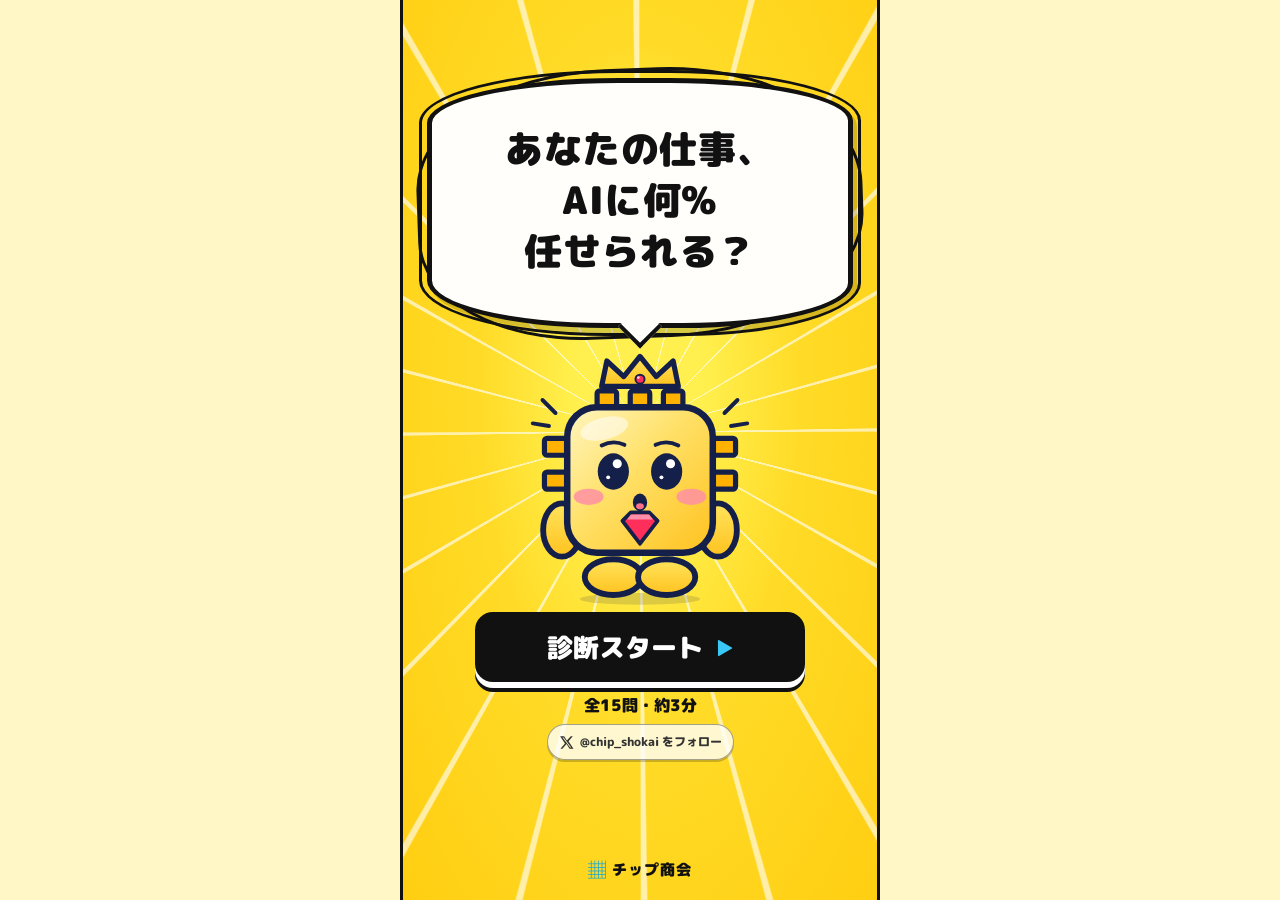
<file: index.html>
<!doctype html>
<html lang="ja">
  <head>
    <!-- Google tag (gtag.js) -->
    <script async src="https://www.googletagmanager.com/gtag/js?id=G-72VSSQLHS0"></script>
    <script>
      window.dataLayer = window.dataLayer || [];
      function gtag(){dataLayer.push(arguments);}
      window.gtag = gtag;
      gtag('js', new Date());
      gtag('config', 'G-72VSSQLHS0');
    </script>
    <meta charset="utf-8">
    <meta name="viewport" content="width=device-width, initial-scale=1">
    <meta name="theme-color" content="#ffd928">
    <meta name="description" content="あなたの仕事、AIに何%任せられる？チップ商会のネタ診断。">
    <meta property="og:type" content="website">
    <meta property="og:title" content="あなたの仕事、AIに何%任せられる？｜チップ商会">
    <meta property="og:description" content="15問・3分で、あなたの仕事をAIに任せられる割合を診断します。">
    <meta property="og:image" content="https://shindan.chipshokai.com/assets/ogp/top.png">
    <meta property="og:image:width" content="1200">
    <meta property="og:image:height" content="630">
    <meta property="og:url" content="https://shindan.chipshokai.com/">
    <meta name="twitter:card" content="summary_large_image">
    <title>あなたの仕事、AIに何%任せられる？ | チップ商会</title>
    <link rel="preconnect" href="https://fonts.googleapis.com">
    <link rel="preconnect" href="https://fonts.gstatic.com" crossorigin>
    <link href="https://fonts.googleapis.com/css2?family=M+PLUS+Rounded+1c:wght@500;700;800;900&display=swap" rel="stylesheet">
    <link rel="stylesheet" href="css/style.css">
    <script src="js/x-follow-tracking.js" defer></script>
    <script src="js/site-config.js" defer></script>
    <script src="js/data.js" defer></script>
    <script src="js/app.js" defer></script>
  </head>
  <body>
    <main class="app-frame" aria-live="polite">
      <section class="screen screen--top is-active" id="screen-top" aria-labelledby="top-title">
        <div class="burst burst--top" aria-hidden="true"></div>
        <div class="screen-content top-content">
          <div class="speech speech--hero">
            <h1 id="top-title">あなたの仕事、<br>AIに何%<br>任せられる？</h1>
          </div>
          <img class="character character--top" src="assets/chip_surprised.svg" alt="びっくりしたチップくん">
          <div class="top-actions">
            <button class="button button--start" type="button" data-go="jobs">診断スタート <span aria-hidden="true">▶</span></button>
            <p class="duration">全15問・約3分</p>
            <a class="x-follow-link " href="https://x.com/chip_shokai" target="_blank" rel="noopener noreferrer" data-x-follow data-follow-placement="top"><svg class="x-follow-icon" viewBox="0 0 24 24" aria-hidden="true"><path d="M18.9 2H22l-6.8 7.8L23.2 22h-6.3L12 14.4 5.4 22H2.3l7.3-8.4L1.8 2h6.4l4.4 6.9L18.9 2Zm-1.1 18h1.7L7.4 3.9H5.6L17.8 20Z"/></svg><span>@chip_shokai をフォロー</span></a>
          </div>
        </div>
        <p class="brand"><span class="brand-chip" aria-hidden="true">▦</span> チップ商会</p>
      </section>

      <section class="screen screen--jobs" id="screen-jobs" aria-labelledby="jobs-title" hidden>
        <div class="screen-content">
          <header class="screen-header">
            <div class="speech speech--header"><h1 id="jobs-title">まずはあなたの<br>職種を教えて</h1></div>
          </header>
          <div class="job-grid" id="job-list" aria-label="職種を選択"></div>
          <p class="brand brand--bottom"><span class="brand-chip" aria-hidden="true">▦</span> チップ商会</p>
        </div>
      </section>

      <section class="screen screen--question" id="screen-question" aria-labelledby="question-title" hidden>
        <div class="screen-content question-content">
          <div class="progress-wrap">
            <span class="progress-label">質問</span>
            <div class="progress-track" id="question-progress" role="progressbar" aria-label="診断の進捗" aria-valuemin="0" aria-valuemax="15" aria-valuenow="1"><span class="progress-fill" id="progress-fill"></span></div>
            <span class="progress-count"><span id="question-number">1</span> <i>/ 15</i></span>
            <img class="character character--thinking" src="assets/chip_thinking.svg" alt="考えるチップくん">
          </div>
          <div class="question-panel">
            <p class="question-kicker">QUESTION <span>01</span></p>
            <h1 id="question-title"></h1>
            <span class="panel-star panel-star--one" aria-hidden="true">✦</span>
            <span class="panel-star panel-star--two" aria-hidden="true">✦</span>
          </div>
          <div class="answer-list" id="answer-list" aria-label="回答を選択"></div>
          <button class="button button--back" id="back-question" type="button"><span aria-hidden="true">←</span> ひとつ戻る</button>
          <p class="brand"><span class="brand-chip" aria-hidden="true">▦</span> チップ商会</p>
        </div>
      </section>

      <section class="screen screen--result" id="screen-result" aria-labelledby="result-title" hidden>
        <div class="screen-content result-content">
          <p class="result-intro" id="result-title">あなたの仕事、<br>AIに任せられるのは…</p>
          <div class="result-number" id="result-percentage" aria-label="結果を計算中"><span>0</span><small>%</small></div>
          <div class="speech speech--result" id="result-type-bubble"><h1 id="result-type-title"></h1></div>
          <img class="character character--happy" src="assets/chip_happy.svg" alt="うれしそうなチップくん">
          <div class="result-card result-card--type">
            <p class="card-eyebrow">診断タイプ</p>
            <p class="card-lead" id="result-type-message"></p>
          </div>
          <div class="result-card result-card--job">
            <p class="job-message" id="job-message"></p>
          </div>
          <div class="share-actions" aria-label="診断結果をシェア">
            <button class="share-button" type="button" data-share-platform="x"><span class="share-icon share-icon--x" aria-hidden="true">𝕏</span><span>X</span></button>
            <button class="share-button" type="button" data-share-platform="line"><svg class="share-icon" viewBox="0 0 24 24" aria-hidden="true"><path d="M12 3C6.8 3 2.5 6.4 2.5 10.6c0 2.3 1.4 4.4 3.6 5.7l-.8 3.1 3.5-1.8c1 .3 2.1.5 3.2.5 5.2 0 9.5-3.4 9.5-7.6S17.2 3 12 3Zm-4.4 9.1V8.7h1v3.4h1.8v.9H7.6Zm3.5 0V8.7h1v4.3h-1Zm2.4 0V8.7h.9l2 2.7V8.7h1v4.3h-.9l-2-2.7v2.7h-1Z"/></svg><span>LINE</span></button>
            <button class="share-button" type="button" data-share-platform="threads"><span class="share-icon share-icon--threads" aria-hidden="true">@</span><span>Threads</span></button>
            <button class="share-button" type="button" data-share-platform="facebook"><span class="share-icon share-icon--facebook" aria-hidden="true">f</span><span>Facebook</span></button>
            <button class="share-button share-button--copy" type="button" data-share-platform="copy_link"><svg class="share-icon" viewBox="0 0 24 24" aria-hidden="true"><path d="M8.5 12.8 6.9 14.4a3.2 3.2 0 0 0 4.5 4.5l3.1-3.1a3.2 3.2 0 0 0 0-4.5l-.7-.7-1.3 1.3.7.7a1.4 1.4 0 0 1 0 1.9l-3.1 3.1a1.4 1.4 0 0 1-1.9-1.9l1.6-1.6-1.3-1.3Zm7-1.6 1.6-1.6a3.2 3.2 0 1 0-4.5-4.5L9.5 8.2a3.2 3.2 0 0 0 0 4.5l.7.7 1.3-1.3-.7-.7a1.4 1.4 0 0 1 0-1.9l3.1-3.1a1.4 1.4 0 0 1 1.9 1.9l-1.6 1.6 1.3 1.3ZM8.2 14.1l7.1-7.1 1.3 1.3-7.1 7.1-1.3-1.3Z"/></svg><span>リンクをコピー</span></button>
          </div>
          <p class="copy-feedback" id="copy-feedback" role="status" aria-live="polite"></p>
          <a class="x-follow-link " href="https://x.com/chip_shokai" target="_blank" rel="noopener noreferrer" data-x-follow data-follow-placement="result"><svg class="x-follow-icon" viewBox="0 0 24 24" aria-hidden="true"><path d="M18.9 2H22l-6.8 7.8L23.2 22h-6.3L12 14.4 5.4 22H2.3l7.3-8.4L1.8 2h6.4l4.4 6.9L18.9 2Zm-1.1 18h1.7L7.4 3.9H5.6L17.8 20Z"/></svg><span>@chip_shokai をフォロー</span></a>
          <p class="disclaimer">この診断はネタです。科学的な根拠はありません。</p>
          <p class="privacy-note">診断結果は匿名で集計しています</p>
          <button class="button button--again" type="button" data-go="top">もう一度診断 <span aria-hidden="true">↻</span></button>
          <p class="brand"><span class="brand-chip" aria-hidden="true">▦</span> チップ商会</p>
        </div>
      </section>
    </main>
  <!-- Cloudflare Web Analytics --><script type='module' src='https://static.cloudflareinsights.com/beacon.min.js' data-cf-beacon='{"token": "8f059bc81e5c41b28dfff1597eba4232"}'></script><!-- End Cloudflare Web Analytics -->
</body>
</html>
</file>
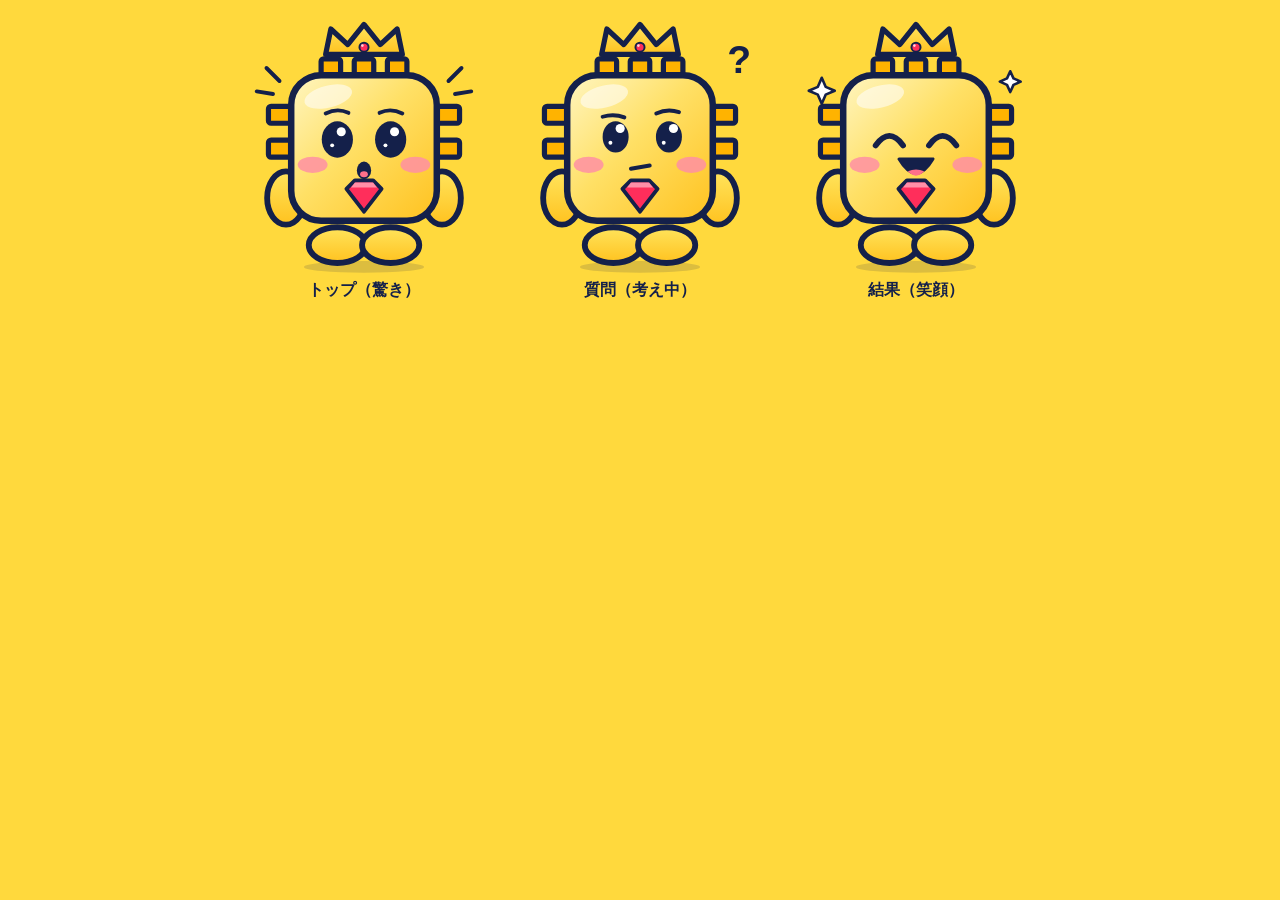
<file: assets/preview.html>
<!doctype html><html lang="ja"><head>
    <!-- Google tag (gtag.js) -->
    <script async src="https://www.googletagmanager.com/gtag/js?id=G-72VSSQLHS0"></script>
    <script>
      window.dataLayer = window.dataLayer || [];
      function gtag(){dataLayer.push(arguments);}
      window.gtag = gtag;
      gtag('js', new Date());
      gtag('config', 'G-72VSSQLHS0');
    </script><meta charset="utf-8"><meta name="viewport" content="width=device-width,initial-scale=1"><title>社長キャラ表情</title>
<style>body{margin:0;background:#FFD93D;font-family:sans-serif;display:flex;flex-wrap:wrap;justify-content:center;gap:16px;padding:16px}
figure{margin:0;text-align:center} svg{width:260px;height:260px} figcaption{font-weight:bold;color:#14204A}</style></head><body><figure><svg xmlns="http://www.w3.org/2000/svg" viewBox="0 0 800 800" width="800" height="800">
<defs>
<linearGradient id="body" x1="0" y1="0" x2="1" y2="1">
<stop offset="0" stop-color="#FFF6C2"/><stop offset="0.45" stop-color="#FFE066"/><stop offset="1" stop-color="#FFC21F"/>
</linearGradient>
<linearGradient id="gold" x1="0" y1="0" x2="0" y2="1">
<stop offset="0" stop-color="#FFE45C"/><stop offset="1" stop-color="#FFC21F"/>
</linearGradient>
</defs>
<ellipse cx="400" cy="772" rx="185" ry="18" fill="#14204A" opacity="0.15"/>
<ellipse cx="160" cy="560" rx="58" ry="82" fill="url(#gold)" stroke="#14204A" stroke-width="18"/>
<ellipse cx="640" cy="560" rx="58" ry="82" fill="url(#gold)" stroke="#14204A" stroke-width="18"/>
<ellipse cx="318" cy="705" rx="88" ry="55" fill="url(#gold)" stroke="#14204A" stroke-width="18"/>
<ellipse cx="482" cy="705" rx="88" ry="55" fill="url(#gold)" stroke="#14204A" stroke-width="18"/>
<g fill="#FFB300" stroke="#14204A" stroke-width="16" stroke-linejoin="round">
<rect x="106" y="278" width="90" height="52" rx="8"/><rect x="106" y="382" width="90" height="52" rx="8"/>
<rect x="604" y="278" width="90" height="52" rx="8"/><rect x="604" y="382" width="90" height="52" rx="8"/>
<rect x="268" y="132" width="60" height="70" rx="8"/><rect x="370" y="132" width="60" height="70" rx="8"/><rect x="472" y="132" width="60" height="70" rx="8"/>
</g>
<path d="M282 118 L298 40 L350 88 L400 26 L450 88 L502 40 L518 118 Z" fill="url(#gold)" stroke="#14204A" stroke-width="16" stroke-linejoin="round"/>
<circle cx="400" cy="96" r="14" fill="#FF2E5B" stroke="#14204A" stroke-width="6"/>
<circle cx="395" cy="91" r="4" fill="#fff" opacity="0.8"/>
<rect x="176" y="182" width="448" height="448" rx="92" fill="url(#body)" stroke="#14204A" stroke-width="20"/>
<ellipse cx="290" cy="248" rx="75" ry="34" transform="rotate(-14 290 248)" fill="#fff" opacity="0.55"/>
<ellipse cx="242" cy="458" rx="46" ry="25" fill="#FF8FA3" opacity="0.85"/>
<ellipse cx="558" cy="458" rx="46" ry="25" fill="#FF8FA3" opacity="0.85"/>
<path d="M346 532 L372 506 L428 506 L454 532 L400 602 Z" fill="#FF2E5B" stroke="#14204A" stroke-width="12" stroke-linejoin="round"/>
<path d="M372 512 L428 512 L440 528 L360 528 Z" fill="#FF8FA8"/>
<ellipse cx="318" cy="380" rx="48" ry="56" fill="#14204A"/>
<circle cx="330" cy="356" r="14" fill="#fff"/><circle cx="302" cy="398" r="6" fill="#fff"/><ellipse cx="482" cy="380" rx="48" ry="56" fill="#14204A"/>
<circle cx="494" cy="356" r="14" fill="#fff"/><circle cx="466" cy="398" r="6" fill="#fff"/>
<path d="M282 300 Q318 282 352 298" fill="none" stroke="#14204A" stroke-width="12" stroke-linecap="round"/>
<path d="M448 298 Q482 282 518 300" fill="none" stroke="#14204A" stroke-width="12" stroke-linecap="round"/>
<ellipse cx="400" cy="475" rx="22" ry="27" fill="#14204A"/><ellipse cx="400" cy="487" rx="12" ry="9" fill="#FF6F8A"/>
<g stroke="#14204A" stroke-width="12" stroke-linecap="round">
<line x1="140" y1="200" x2="100" y2="160"/><line x1="660" y1="200" x2="700" y2="160"/>
<line x1="120" y1="240" x2="70" y2="232"/><line x1="680" y1="240" x2="730" y2="232"/></g>
</svg><figcaption>トップ（驚き）</figcaption></figure><figure><svg xmlns="http://www.w3.org/2000/svg" viewBox="0 0 800 800" width="800" height="800">
<defs>
<linearGradient id="body" x1="0" y1="0" x2="1" y2="1">
<stop offset="0" stop-color="#FFF6C2"/><stop offset="0.45" stop-color="#FFE066"/><stop offset="1" stop-color="#FFC21F"/>
</linearGradient>
<linearGradient id="gold" x1="0" y1="0" x2="0" y2="1">
<stop offset="0" stop-color="#FFE45C"/><stop offset="1" stop-color="#FFC21F"/>
</linearGradient>
</defs>
<ellipse cx="400" cy="772" rx="185" ry="18" fill="#14204A" opacity="0.15"/>
<ellipse cx="160" cy="560" rx="58" ry="82" fill="url(#gold)" stroke="#14204A" stroke-width="18"/>
<ellipse cx="640" cy="560" rx="58" ry="82" fill="url(#gold)" stroke="#14204A" stroke-width="18"/>
<ellipse cx="318" cy="705" rx="88" ry="55" fill="url(#gold)" stroke="#14204A" stroke-width="18"/>
<ellipse cx="482" cy="705" rx="88" ry="55" fill="url(#gold)" stroke="#14204A" stroke-width="18"/>
<g fill="#FFB300" stroke="#14204A" stroke-width="16" stroke-linejoin="round">
<rect x="106" y="278" width="90" height="52" rx="8"/><rect x="106" y="382" width="90" height="52" rx="8"/>
<rect x="604" y="278" width="90" height="52" rx="8"/><rect x="604" y="382" width="90" height="52" rx="8"/>
<rect x="268" y="132" width="60" height="70" rx="8"/><rect x="370" y="132" width="60" height="70" rx="8"/><rect x="472" y="132" width="60" height="70" rx="8"/>
</g>
<path d="M282 118 L298 40 L350 88 L400 26 L450 88 L502 40 L518 118 Z" fill="url(#gold)" stroke="#14204A" stroke-width="16" stroke-linejoin="round"/>
<circle cx="400" cy="96" r="14" fill="#FF2E5B" stroke="#14204A" stroke-width="6"/>
<circle cx="395" cy="91" r="4" fill="#fff" opacity="0.8"/>
<rect x="176" y="182" width="448" height="448" rx="92" fill="url(#body)" stroke="#14204A" stroke-width="20"/>
<ellipse cx="290" cy="248" rx="75" ry="34" transform="rotate(-14 290 248)" fill="#fff" opacity="0.55"/>
<ellipse cx="242" cy="458" rx="46" ry="25" fill="#FF8FA3" opacity="0.85"/>
<ellipse cx="558" cy="458" rx="46" ry="25" fill="#FF8FA3" opacity="0.85"/>
<path d="M346 532 L372 506 L428 506 L454 532 L400 602 Z" fill="#FF2E5B" stroke="#14204A" stroke-width="12" stroke-linejoin="round"/>
<path d="M372 512 L428 512 L440 528 L360 528 Z" fill="#FF8FA8"/>
<ellipse cx="325" cy="372" rx="40" ry="48" fill="#14204A"/>
<circle cx="339" cy="346" r="14" fill="#fff"/><circle cx="309" cy="390" r="6" fill="#fff"/><ellipse cx="489" cy="372" rx="40" ry="48" fill="#14204A"/>
<circle cx="503" cy="346" r="14" fill="#fff"/><circle cx="473" cy="390" r="6" fill="#fff"/>
<path d="M285 310 Q320 300 352 312" fill="none" stroke="#14204A" stroke-width="12" stroke-linecap="round"/>
<path d="M450 300 Q485 284 520 296" fill="none" stroke="#14204A" stroke-width="12" stroke-linecap="round"/>
<path d="M372 470 L430 460" fill="none" stroke="#14204A" stroke-width="12" stroke-linecap="round"/>
<text x="705" y="175" font-family="Arial Rounded MT Bold, Arial, sans-serif" font-weight="900" font-size="120" fill="#14204A" text-anchor="middle">?</text>
</svg><figcaption>質問（考え中）</figcaption></figure><figure><svg xmlns="http://www.w3.org/2000/svg" viewBox="0 0 800 800" width="800" height="800">
<defs>
<linearGradient id="body" x1="0" y1="0" x2="1" y2="1">
<stop offset="0" stop-color="#FFF6C2"/><stop offset="0.45" stop-color="#FFE066"/><stop offset="1" stop-color="#FFC21F"/>
</linearGradient>
<linearGradient id="gold" x1="0" y1="0" x2="0" y2="1">
<stop offset="0" stop-color="#FFE45C"/><stop offset="1" stop-color="#FFC21F"/>
</linearGradient>
</defs>
<ellipse cx="400" cy="772" rx="185" ry="18" fill="#14204A" opacity="0.15"/>
<ellipse cx="160" cy="560" rx="58" ry="82" fill="url(#gold)" stroke="#14204A" stroke-width="18"/>
<ellipse cx="640" cy="560" rx="58" ry="82" fill="url(#gold)" stroke="#14204A" stroke-width="18"/>
<ellipse cx="318" cy="705" rx="88" ry="55" fill="url(#gold)" stroke="#14204A" stroke-width="18"/>
<ellipse cx="482" cy="705" rx="88" ry="55" fill="url(#gold)" stroke="#14204A" stroke-width="18"/>
<g fill="#FFB300" stroke="#14204A" stroke-width="16" stroke-linejoin="round">
<rect x="106" y="278" width="90" height="52" rx="8"/><rect x="106" y="382" width="90" height="52" rx="8"/>
<rect x="604" y="278" width="90" height="52" rx="8"/><rect x="604" y="382" width="90" height="52" rx="8"/>
<rect x="268" y="132" width="60" height="70" rx="8"/><rect x="370" y="132" width="60" height="70" rx="8"/><rect x="472" y="132" width="60" height="70" rx="8"/>
</g>
<path d="M282 118 L298 40 L350 88 L400 26 L450 88 L502 40 L518 118 Z" fill="url(#gold)" stroke="#14204A" stroke-width="16" stroke-linejoin="round"/>
<circle cx="400" cy="96" r="14" fill="#FF2E5B" stroke="#14204A" stroke-width="6"/>
<circle cx="395" cy="91" r="4" fill="#fff" opacity="0.8"/>
<rect x="176" y="182" width="448" height="448" rx="92" fill="url(#body)" stroke="#14204A" stroke-width="20"/>
<ellipse cx="290" cy="248" rx="75" ry="34" transform="rotate(-14 290 248)" fill="#fff" opacity="0.55"/>
<ellipse cx="242" cy="458" rx="46" ry="25" fill="#FF8FA3" opacity="0.85"/>
<ellipse cx="558" cy="458" rx="46" ry="25" fill="#FF8FA3" opacity="0.85"/>
<path d="M346 532 L372 506 L428 506 L454 532 L400 602 Z" fill="#FF2E5B" stroke="#14204A" stroke-width="12" stroke-linejoin="round"/>
<path d="M372 512 L428 512 L440 528 L360 528 Z" fill="#FF8FA8"/>

<path d="M276 398 Q318 340 360 398" fill="none" stroke="#14204A" stroke-width="18" stroke-linecap="round"/>
<path d="M440 398 Q482 340 524 398" fill="none" stroke="#14204A" stroke-width="18" stroke-linecap="round"/>
<path d="M348 440 Q400 528 452 440 Z" fill="#14204A" stroke="#14204A" stroke-width="10" stroke-linejoin="round"/>
<path d="M375 478 Q400 505 425 478 Q400 466 375 478 Z" fill="#FF6F8A"/>
<g fill="#FFFFFF" stroke="#14204A" stroke-width="8" stroke-linejoin="round">
<path d="M110 190 l12 28 28 12 -28 12 -12 28 -12 -28 -28 -12 28 -12z"/>
<path d="M690 170 l10 22 22 10 -22 10 -10 22 -10 -22 -22 -10 22 -10z"/></g>
</svg><figcaption>結果（笑顔）</figcaption></figure></body></html>
</file>
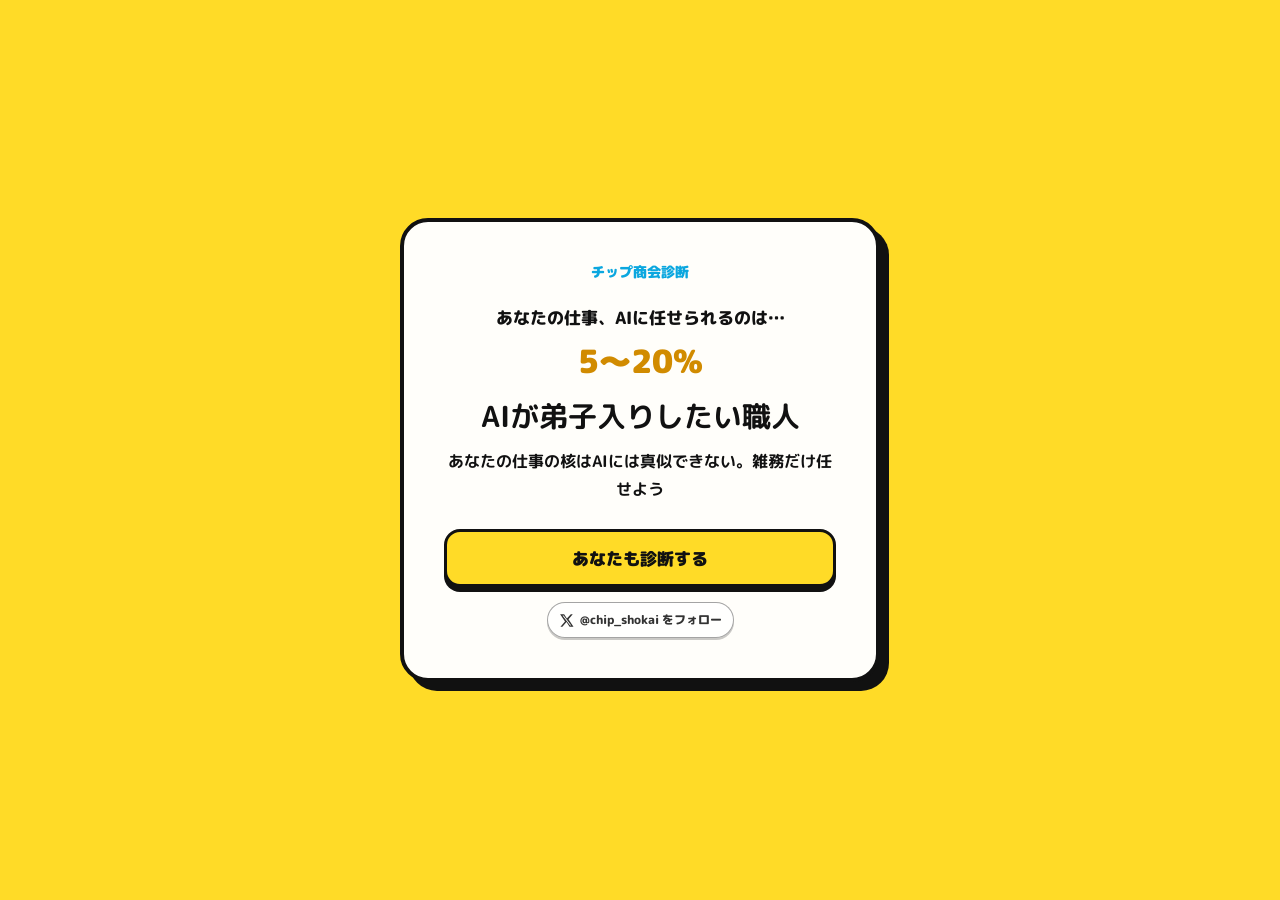
<file: result/type1.html>
<!doctype html>
<html lang="ja">
  <head>
    <meta charset="utf-8">
    <meta name="viewport" content="width=device-width, initial-scale=1">
    <meta name="theme-color" content="#ffd928">
    <title>AIが弟子入りしたい職人 | あなたの仕事、AIに何%任せられる？</title>
    <meta name="description" content="AIが弟子入りしたい職人：あなたの仕事の核はAIには真似できない。雑務だけ任せよう">
    <link rel="canonical" href="https://shindan.chipshokai.com/result/type1.html">
    <meta property="og:type" content="website">
    <meta property="og:url" content="https://shindan.chipshokai.com/result/type1.html">
    <meta property="og:title" content="AIが弟子入りしたい職人 | あなたの仕事、AIに何%任せられる？">
    <meta property="og:description" content="AIが弟子入りしたい職人：あなたの仕事の核はAIには真似できない。雑務だけ任せよう">
    <meta property="og:image" content="https://shindan.chipshokai.com/assets/ogp/type1.png">
    <meta name="twitter:card" content="summary_large_image">
    <meta name="twitter:title" content="AIが弟子入りしたい職人 | あなたの仕事、AIに何%任せられる？">
    <meta name="twitter:description" content="AIが弟子入りしたい職人：あなたの仕事の核はAIには真似できない。雑務だけ任せよう">
    <meta name="twitter:image" content="https://shindan.chipshokai.com/assets/ogp/type1.png">
    <link rel="preconnect" href="https://fonts.googleapis.com">
    <link rel="preconnect" href="https://fonts.gstatic.com" crossorigin>
    <link href="https://fonts.googleapis.com/css2?family=M+PLUS+Rounded+1c:wght@500;700;800;900&display=swap" rel="stylesheet">
    <link rel="stylesheet" href="../css/style.css">
    <script src="../js/x-follow-tracking.js" defer></script>
    <script async src="https://www.googletagmanager.com/gtag/js?id=G-72VSSQLHS0"></script>
    <script>window.dataLayer=window.dataLayer||[];function gtag(){dataLayer.push(arguments);}window.gtag=gtag;gtag("js",new Date());gtag("config","G-72VSSQLHS0");</script>
  </head>
  <body class="share-page-body">
    <main class="share-page-card">
      <p class="share-page-brand">チップ商会診断</p>
      <p class="share-page-kicker">あなたの仕事、AIに任せられるのは…</p>
      <p class="share-page-range">5〜20%</p>
      <h1>AIが弟子入りしたい職人</h1>
      <p class="share-page-description">あなたの仕事の核はAIには真似できない。雑務だけ任せよう</p>
      <a class="share-page-cta" href="https://shindan.chipshokai.com/">あなたも診断する</a>
      <a class="x-follow-link x-follow-link--page" href="https://x.com/chip_shokai" target="_blank" rel="noopener noreferrer" data-x-follow data-follow-placement="result_type_page"><svg class="x-follow-icon" viewBox="0 0 24 24" aria-hidden="true"><path d="M18.9 2H22l-6.8 7.8L23.2 22h-6.3L12 14.4 5.4 22H2.3l7.3-8.4L1.8 2h6.4l4.4 6.9L18.9 2Zm-1.1 18h1.7L7.4 3.9H5.6L17.8 20Z"/></svg><span>@chip_shokai をフォロー</span></a>
    </main>
  <!-- Cloudflare Web Analytics --><script type='module' src='https://static.cloudflareinsights.com/beacon.min.js' data-cf-beacon='{"token": "8f059bc81e5c41b28dfff1597eba4232"}'></script><!-- End Cloudflare Web Analytics -->
</body>
</html>
</file>
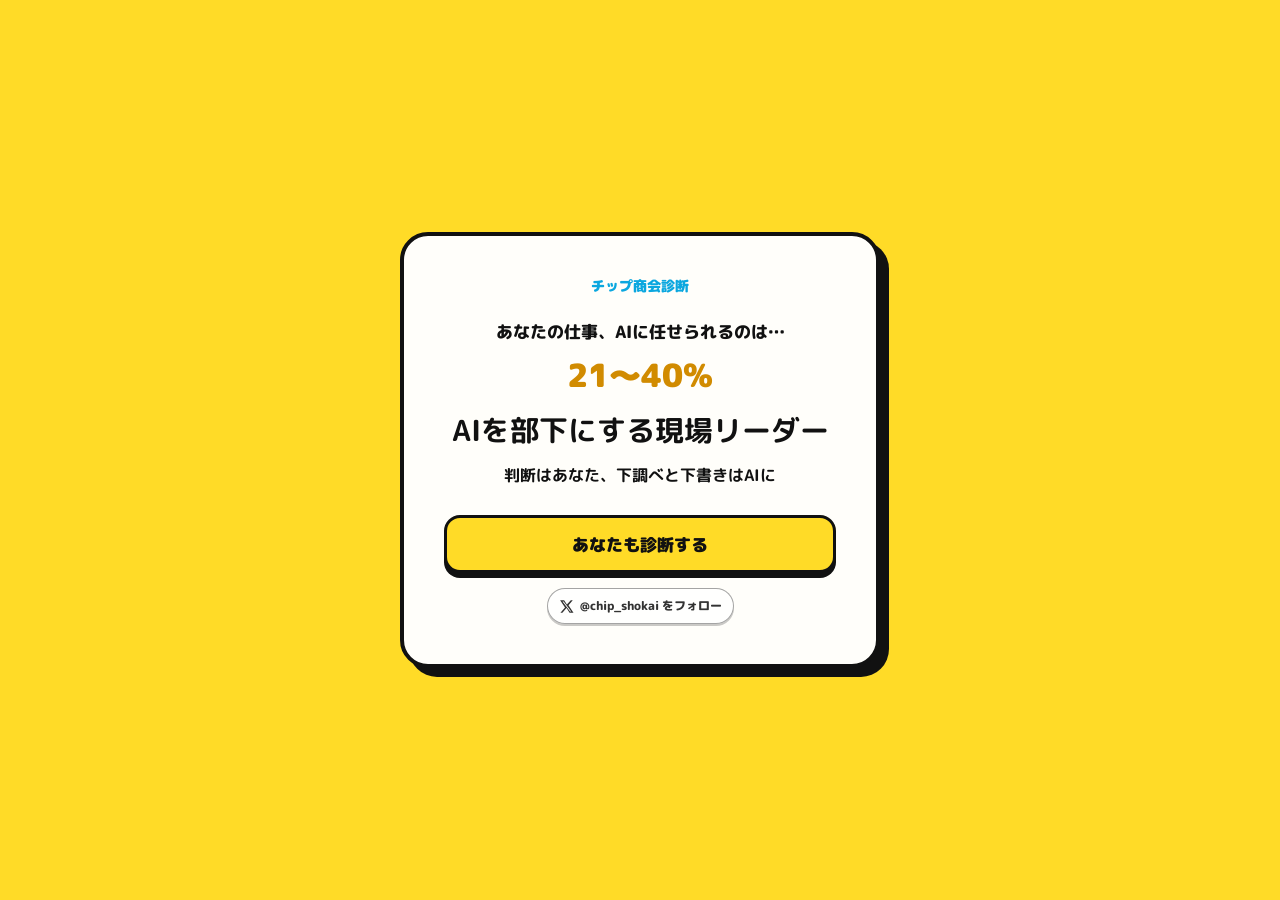
<file: result/type2.html>
<!doctype html>
<html lang="ja">
  <head>
    <meta charset="utf-8">
    <meta name="viewport" content="width=device-width, initial-scale=1">
    <meta name="theme-color" content="#ffd928">
    <title>AIを部下にする現場リーダー | あなたの仕事、AIに何%任せられる？</title>
    <meta name="description" content="AIを部下にする現場リーダー：判断はあなた、下調べと下書きはAIに">
    <link rel="canonical" href="https://shindan.chipshokai.com/result/type2.html">
    <meta property="og:type" content="website">
    <meta property="og:url" content="https://shindan.chipshokai.com/result/type2.html">
    <meta property="og:title" content="AIを部下にする現場リーダー | あなたの仕事、AIに何%任せられる？">
    <meta property="og:description" content="AIを部下にする現場リーダー：判断はあなた、下調べと下書きはAIに">
    <meta property="og:image" content="https://shindan.chipshokai.com/assets/ogp/type2.png">
    <meta name="twitter:card" content="summary_large_image">
    <meta name="twitter:title" content="AIを部下にする現場リーダー | あなたの仕事、AIに何%任せられる？">
    <meta name="twitter:description" content="AIを部下にする現場リーダー：判断はあなた、下調べと下書きはAIに">
    <meta name="twitter:image" content="https://shindan.chipshokai.com/assets/ogp/type2.png">
    <link rel="preconnect" href="https://fonts.googleapis.com">
    <link rel="preconnect" href="https://fonts.gstatic.com" crossorigin>
    <link href="https://fonts.googleapis.com/css2?family=M+PLUS+Rounded+1c:wght@500;700;800;900&display=swap" rel="stylesheet">
    <link rel="stylesheet" href="../css/style.css">
    <script src="../js/x-follow-tracking.js" defer></script>
    <script async src="https://www.googletagmanager.com/gtag/js?id=G-72VSSQLHS0"></script>
    <script>window.dataLayer=window.dataLayer||[];function gtag(){dataLayer.push(arguments);}window.gtag=gtag;gtag("js",new Date());gtag("config","G-72VSSQLHS0");</script>
  </head>
  <body class="share-page-body">
    <main class="share-page-card">
      <p class="share-page-brand">チップ商会診断</p>
      <p class="share-page-kicker">あなたの仕事、AIに任せられるのは…</p>
      <p class="share-page-range">21〜40%</p>
      <h1>AIを部下にする現場リーダー</h1>
      <p class="share-page-description">判断はあなた、下調べと下書きはAIに</p>
      <a class="share-page-cta" href="https://shindan.chipshokai.com/">あなたも診断する</a>
      <a class="x-follow-link x-follow-link--page" href="https://x.com/chip_shokai" target="_blank" rel="noopener noreferrer" data-x-follow data-follow-placement="result_type_page"><svg class="x-follow-icon" viewBox="0 0 24 24" aria-hidden="true"><path d="M18.9 2H22l-6.8 7.8L23.2 22h-6.3L12 14.4 5.4 22H2.3l7.3-8.4L1.8 2h6.4l4.4 6.9L18.9 2Zm-1.1 18h1.7L7.4 3.9H5.6L17.8 20Z"/></svg><span>@chip_shokai をフォロー</span></a>
    </main>
  <!-- Cloudflare Web Analytics --><script type='module' src='https://static.cloudflareinsights.com/beacon.min.js' data-cf-beacon='{"token": "8f059bc81e5c41b28dfff1597eba4232"}'></script><!-- End Cloudflare Web Analytics -->
</body>
</html>
</file>
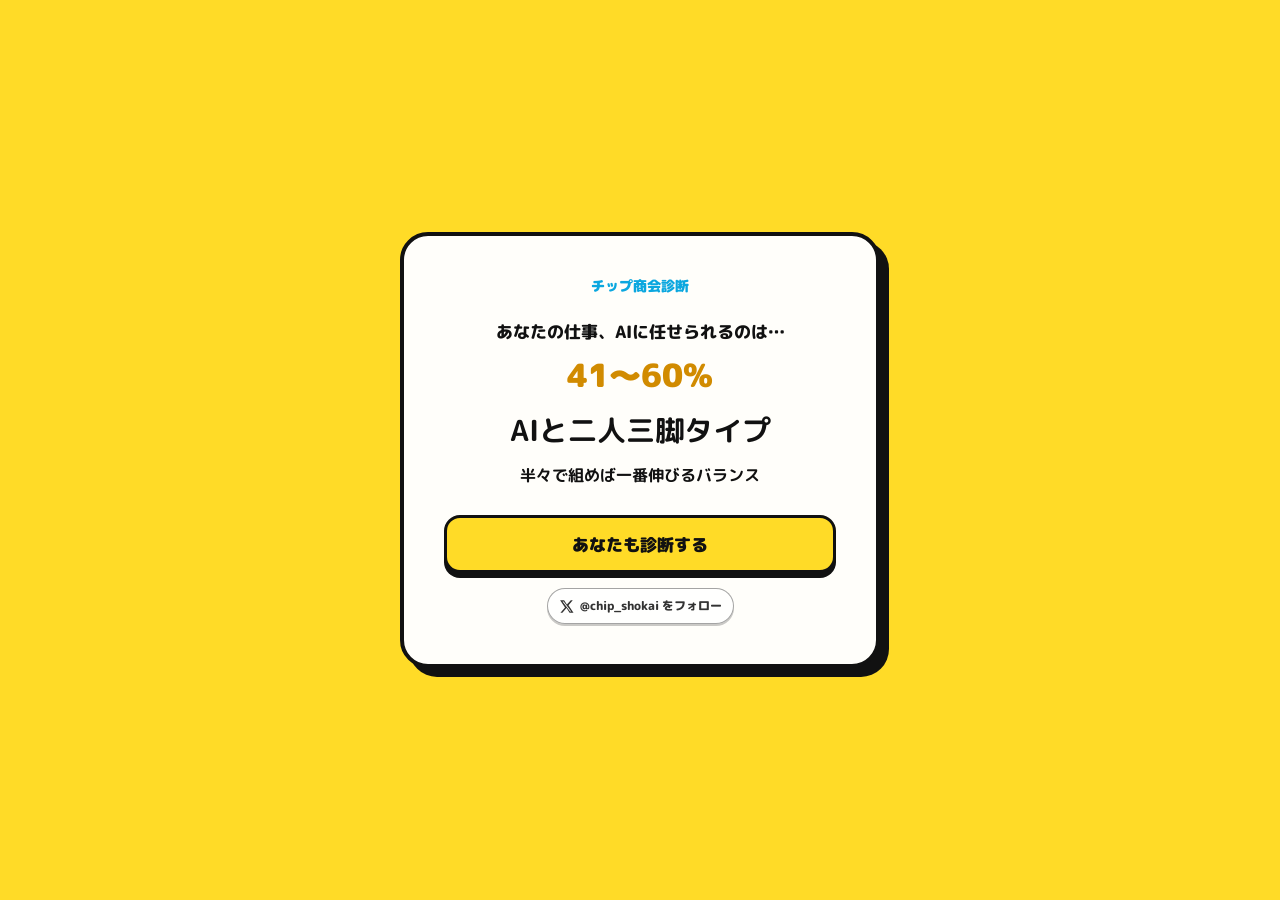
<file: result/type3.html>
<!doctype html>
<html lang="ja">
  <head>
    <meta charset="utf-8">
    <meta name="viewport" content="width=device-width, initial-scale=1">
    <meta name="theme-color" content="#ffd928">
    <title>AIと二人三脚タイプ | あなたの仕事、AIに何%任せられる？</title>
    <meta name="description" content="AIと二人三脚タイプ：半々で組めば一番伸びるバランス">
    <link rel="canonical" href="https://shindan.chipshokai.com/result/type3.html">
    <meta property="og:type" content="website">
    <meta property="og:url" content="https://shindan.chipshokai.com/result/type3.html">
    <meta property="og:title" content="AIと二人三脚タイプ | あなたの仕事、AIに何%任せられる？">
    <meta property="og:description" content="AIと二人三脚タイプ：半々で組めば一番伸びるバランス">
    <meta property="og:image" content="https://shindan.chipshokai.com/assets/ogp/type3.png">
    <meta name="twitter:card" content="summary_large_image">
    <meta name="twitter:title" content="AIと二人三脚タイプ | あなたの仕事、AIに何%任せられる？">
    <meta name="twitter:description" content="AIと二人三脚タイプ：半々で組めば一番伸びるバランス">
    <meta name="twitter:image" content="https://shindan.chipshokai.com/assets/ogp/type3.png">
    <link rel="preconnect" href="https://fonts.googleapis.com">
    <link rel="preconnect" href="https://fonts.gstatic.com" crossorigin>
    <link href="https://fonts.googleapis.com/css2?family=M+PLUS+Rounded+1c:wght@500;700;800;900&display=swap" rel="stylesheet">
    <link rel="stylesheet" href="../css/style.css">
    <script src="../js/x-follow-tracking.js" defer></script>
    <script async src="https://www.googletagmanager.com/gtag/js?id=G-72VSSQLHS0"></script>
    <script>window.dataLayer=window.dataLayer||[];function gtag(){dataLayer.push(arguments);}window.gtag=gtag;gtag("js",new Date());gtag("config","G-72VSSQLHS0");</script>
  </head>
  <body class="share-page-body">
    <main class="share-page-card">
      <p class="share-page-brand">チップ商会診断</p>
      <p class="share-page-kicker">あなたの仕事、AIに任せられるのは…</p>
      <p class="share-page-range">41〜60%</p>
      <h1>AIと二人三脚タイプ</h1>
      <p class="share-page-description">半々で組めば一番伸びるバランス</p>
      <a class="share-page-cta" href="https://shindan.chipshokai.com/">あなたも診断する</a>
      <a class="x-follow-link x-follow-link--page" href="https://x.com/chip_shokai" target="_blank" rel="noopener noreferrer" data-x-follow data-follow-placement="result_type_page"><svg class="x-follow-icon" viewBox="0 0 24 24" aria-hidden="true"><path d="M18.9 2H22l-6.8 7.8L23.2 22h-6.3L12 14.4 5.4 22H2.3l7.3-8.4L1.8 2h6.4l4.4 6.9L18.9 2Zm-1.1 18h1.7L7.4 3.9H5.6L17.8 20Z"/></svg><span>@chip_shokai をフォロー</span></a>
    </main>
  <!-- Cloudflare Web Analytics --><script type='module' src='https://static.cloudflareinsights.com/beacon.min.js' data-cf-beacon='{"token": "8f059bc81e5c41b28dfff1597eba4232"}'></script><!-- End Cloudflare Web Analytics -->
</body>
</html>
</file>
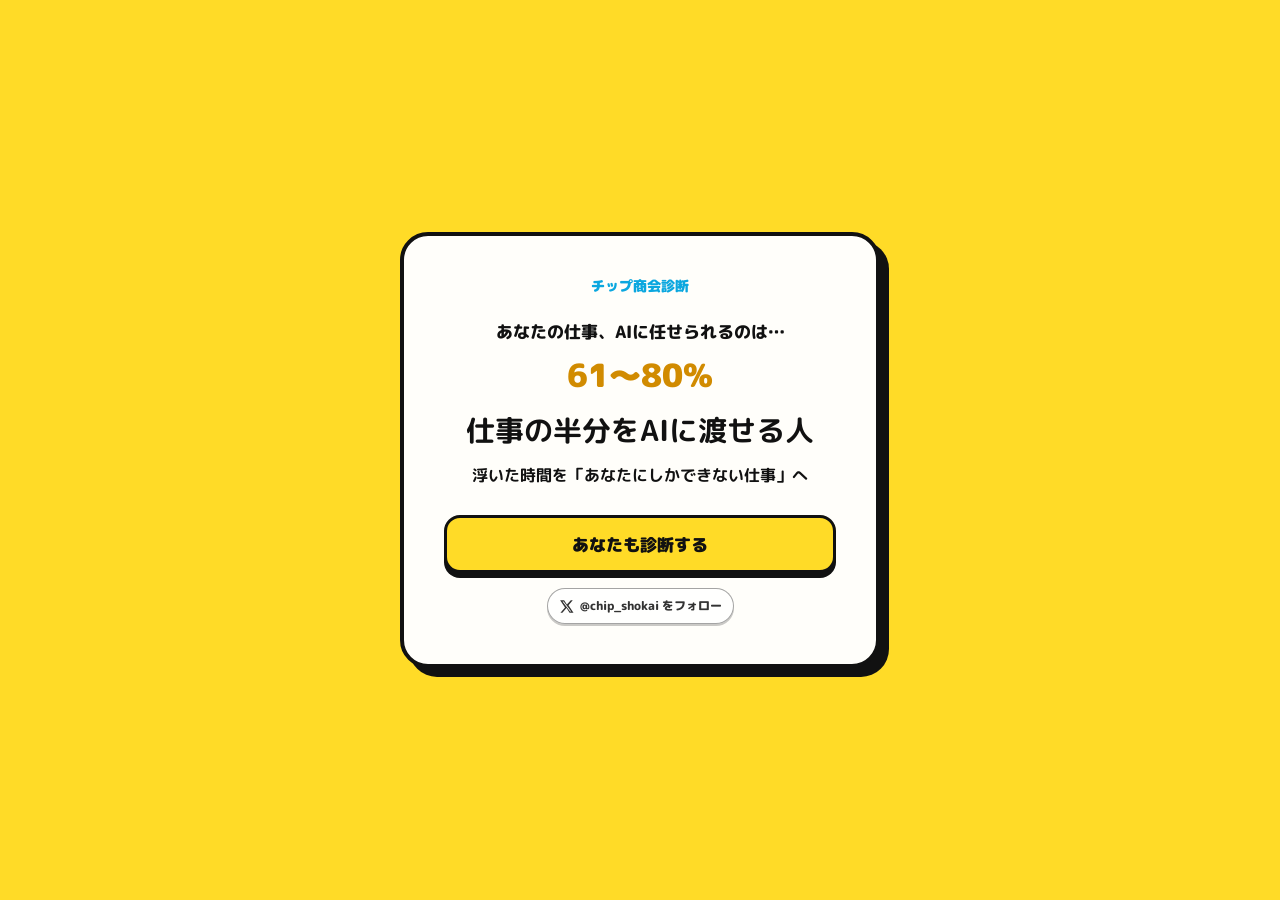
<file: result/type4.html>
<!doctype html>
<html lang="ja">
  <head>
    <meta charset="utf-8">
    <meta name="viewport" content="width=device-width, initial-scale=1">
    <meta name="theme-color" content="#ffd928">
    <title>仕事の半分をAIに渡せる人 | あなたの仕事、AIに何%任せられる？</title>
    <meta name="description" content="仕事の半分をAIに渡せる人：浮いた時間を「あなたにしかできない仕事」へ">
    <link rel="canonical" href="https://shindan.chipshokai.com/result/type4.html">
    <meta property="og:type" content="website">
    <meta property="og:url" content="https://shindan.chipshokai.com/result/type4.html">
    <meta property="og:title" content="仕事の半分をAIに渡せる人 | あなたの仕事、AIに何%任せられる？">
    <meta property="og:description" content="仕事の半分をAIに渡せる人：浮いた時間を「あなたにしかできない仕事」へ">
    <meta property="og:image" content="https://shindan.chipshokai.com/assets/ogp/type4.png">
    <meta name="twitter:card" content="summary_large_image">
    <meta name="twitter:title" content="仕事の半分をAIに渡せる人 | あなたの仕事、AIに何%任せられる？">
    <meta name="twitter:description" content="仕事の半分をAIに渡せる人：浮いた時間を「あなたにしかできない仕事」へ">
    <meta name="twitter:image" content="https://shindan.chipshokai.com/assets/ogp/type4.png">
    <link rel="preconnect" href="https://fonts.googleapis.com">
    <link rel="preconnect" href="https://fonts.gstatic.com" crossorigin>
    <link href="https://fonts.googleapis.com/css2?family=M+PLUS+Rounded+1c:wght@500;700;800;900&display=swap" rel="stylesheet">
    <link rel="stylesheet" href="../css/style.css">
    <script src="../js/x-follow-tracking.js" defer></script>
    <script async src="https://www.googletagmanager.com/gtag/js?id=G-72VSSQLHS0"></script>
    <script>window.dataLayer=window.dataLayer||[];function gtag(){dataLayer.push(arguments);}window.gtag=gtag;gtag("js",new Date());gtag("config","G-72VSSQLHS0");</script>
  </head>
  <body class="share-page-body">
    <main class="share-page-card">
      <p class="share-page-brand">チップ商会診断</p>
      <p class="share-page-kicker">あなたの仕事、AIに任せられるのは…</p>
      <p class="share-page-range">61〜80%</p>
      <h1>仕事の半分をAIに渡せる人</h1>
      <p class="share-page-description">浮いた時間を「あなたにしかできない仕事」へ</p>
      <a class="share-page-cta" href="https://shindan.chipshokai.com/">あなたも診断する</a>
      <a class="x-follow-link x-follow-link--page" href="https://x.com/chip_shokai" target="_blank" rel="noopener noreferrer" data-x-follow data-follow-placement="result_type_page"><svg class="x-follow-icon" viewBox="0 0 24 24" aria-hidden="true"><path d="M18.9 2H22l-6.8 7.8L23.2 22h-6.3L12 14.4 5.4 22H2.3l7.3-8.4L1.8 2h6.4l4.4 6.9L18.9 2Zm-1.1 18h1.7L7.4 3.9H5.6L17.8 20Z"/></svg><span>@chip_shokai をフォロー</span></a>
    </main>
  <!-- Cloudflare Web Analytics --><script type='module' src='https://static.cloudflareinsights.com/beacon.min.js' data-cf-beacon='{"token": "8f059bc81e5c41b28dfff1597eba4232"}'></script><!-- End Cloudflare Web Analytics -->
</body>
</html>
</file>
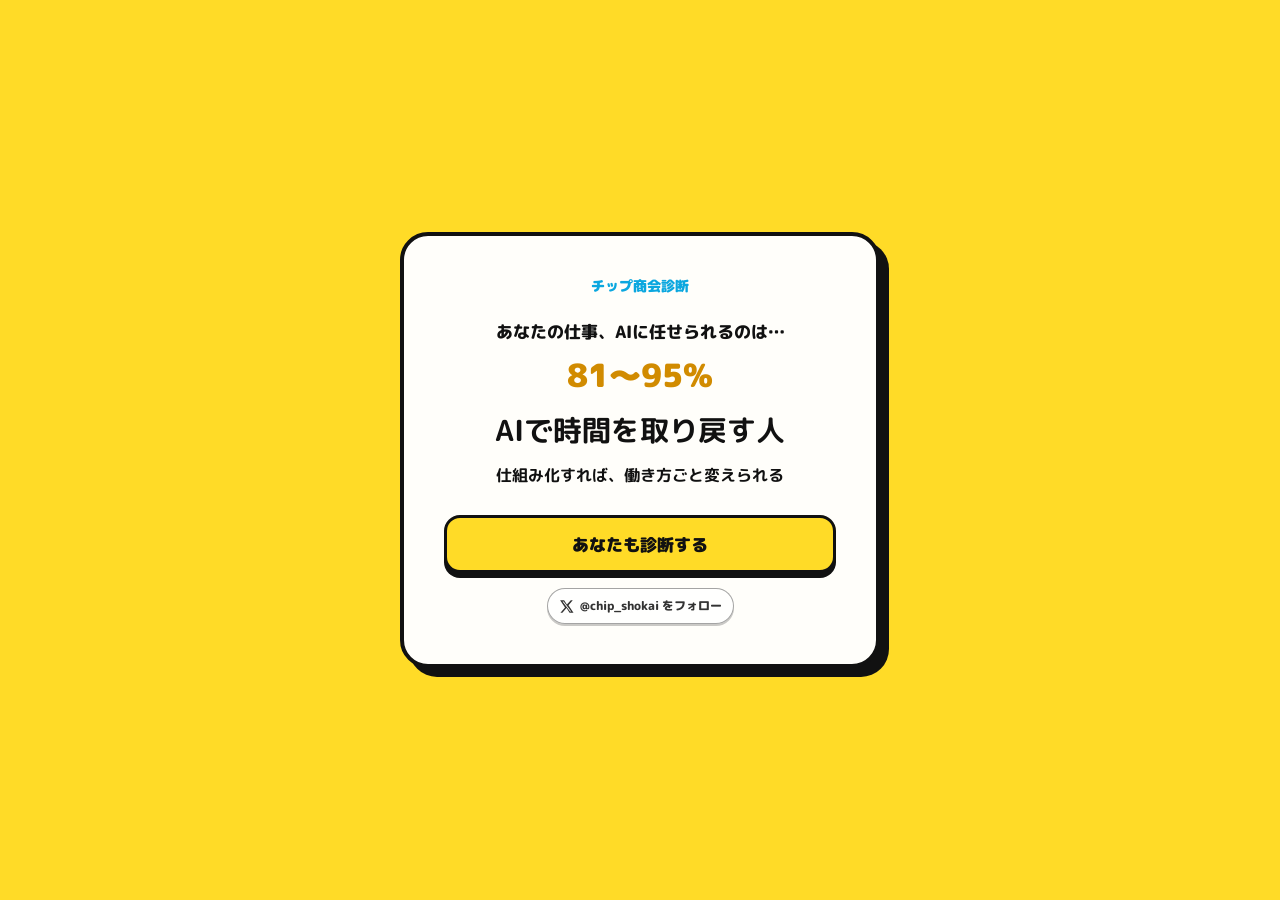
<file: result/type5.html>
<!doctype html>
<html lang="ja">
  <head>
    <meta charset="utf-8">
    <meta name="viewport" content="width=device-width, initial-scale=1">
    <meta name="theme-color" content="#ffd928">
    <title>AIで時間を取り戻す人 | あなたの仕事、AIに何%任せられる？</title>
    <meta name="description" content="AIで時間を取り戻す人：仕組み化すれば、働き方ごと変えられる">
    <link rel="canonical" href="https://shindan.chipshokai.com/result/type5.html">
    <meta property="og:type" content="website">
    <meta property="og:url" content="https://shindan.chipshokai.com/result/type5.html">
    <meta property="og:title" content="AIで時間を取り戻す人 | あなたの仕事、AIに何%任せられる？">
    <meta property="og:description" content="AIで時間を取り戻す人：仕組み化すれば、働き方ごと変えられる">
    <meta property="og:image" content="https://shindan.chipshokai.com/assets/ogp/type5.png">
    <meta name="twitter:card" content="summary_large_image">
    <meta name="twitter:title" content="AIで時間を取り戻す人 | あなたの仕事、AIに何%任せられる？">
    <meta name="twitter:description" content="AIで時間を取り戻す人：仕組み化すれば、働き方ごと変えられる">
    <meta name="twitter:image" content="https://shindan.chipshokai.com/assets/ogp/type5.png">
    <link rel="preconnect" href="https://fonts.googleapis.com">
    <link rel="preconnect" href="https://fonts.gstatic.com" crossorigin>
    <link href="https://fonts.googleapis.com/css2?family=M+PLUS+Rounded+1c:wght@500;700;800;900&display=swap" rel="stylesheet">
    <link rel="stylesheet" href="../css/style.css">
    <script src="../js/x-follow-tracking.js" defer></script>
    <script async src="https://www.googletagmanager.com/gtag/js?id=G-72VSSQLHS0"></script>
    <script>window.dataLayer=window.dataLayer||[];function gtag(){dataLayer.push(arguments);}window.gtag=gtag;gtag("js",new Date());gtag("config","G-72VSSQLHS0");</script>
  </head>
  <body class="share-page-body">
    <main class="share-page-card">
      <p class="share-page-brand">チップ商会診断</p>
      <p class="share-page-kicker">あなたの仕事、AIに任せられるのは…</p>
      <p class="share-page-range">81〜95%</p>
      <h1>AIで時間を取り戻す人</h1>
      <p class="share-page-description">仕組み化すれば、働き方ごと変えられる</p>
      <a class="share-page-cta" href="https://shindan.chipshokai.com/">あなたも診断する</a>
      <a class="x-follow-link x-follow-link--page" href="https://x.com/chip_shokai" target="_blank" rel="noopener noreferrer" data-x-follow data-follow-placement="result_type_page"><svg class="x-follow-icon" viewBox="0 0 24 24" aria-hidden="true"><path d="M18.9 2H22l-6.8 7.8L23.2 22h-6.3L12 14.4 5.4 22H2.3l7.3-8.4L1.8 2h6.4l4.4 6.9L18.9 2Zm-1.1 18h1.7L7.4 3.9H5.6L17.8 20Z"/></svg><span>@chip_shokai をフォロー</span></a>
    </main>
  <!-- Cloudflare Web Analytics --><script type='module' src='https://static.cloudflareinsights.com/beacon.min.js' data-cf-beacon='{"token": "8f059bc81e5c41b28dfff1597eba4232"}'></script><!-- End Cloudflare Web Analytics -->
</body>
</html>
</file>
<file: css/style.css>
:root {
  color-scheme: light;
  --yellow: #ffdb27;
  --yellow-deep: #ffc914;
  --ink: #111111;
  --paper: #fffefa;
  --blue: #39c7f4;
  --blue-deep: #0ba7df;
  --shadow: 0 5px 0 var(--ink);
  font-family: "M PLUS Rounded 1c", "Yu Gothic", "Meiryo", sans-serif;
  font-synthesis: none;
  text-rendering: optimizeLegibility;
}

* { box-sizing: border-box; }

html { min-width: 320px; background: var(--yellow); }

body {
  min-width: 320px;
  min-height: 100vh;
  margin: 0;
  color: var(--ink);
  background: #fff8c6;
}

button { font: inherit; }

.app-frame {
  position: relative;
  isolation: isolate;
  width: min(100%, 480px);
  min-height: 100svh;
  margin-inline: auto;
  overflow: hidden;
  border-inline: 3px solid var(--ink);
  background:
    repeating-conic-gradient(from -8deg at 50% 48%, transparent 0deg 7deg, rgb(255 255 255 / 62%) 7.2deg 7.8deg, transparent 8deg 15deg),
    radial-gradient(ellipse at 50% 43%, #fff04f 0 18%, var(--yellow) 48%, #ffce11 100%);
}

.app-frame::before,
.app-frame::after {
  position: fixed;
  z-index: -1;
  top: 0;
  bottom: 0;
  width: max(0px, calc((100vw - 480px) / 2));
  content: "";
  background: var(--yellow);
}

.app-frame::before { right: 100%; }
.app-frame::after { left: 100%; }

.screen {
  position: relative;
  min-height: 100svh;
  padding: 24px 18px 22px;
  overflow: hidden;
  animation: screen-in 340ms cubic-bezier(.2,.75,.25,1) both;
}

.screen[hidden] { display: none; }
.screen-content { position: relative; z-index: 1; display: flex; flex-direction: column; min-height: calc(100svh - 46px); }

.screen--top { padding: 18px 18px 80px; }
.screen--top .screen-content { min-height: calc(100svh - 98px); }
.screen--top > .brand { position: absolute; right: 18px; bottom: 17px; left: 18px; margin: 0; text-align: center; }
.top-content { align-items: center; justify-content: center; gap: 0; text-align: center; }

.speech {
  position: relative;
  display: grid;
  place-items: center;
  border: 5px solid var(--ink);
  color: var(--ink);
  background: var(--paper);
  box-shadow: 4px 5px 0 rgb(0 0 0 / 16%);
  text-align: center;
}

.speech::after {
  position: absolute;
  z-index: 1;
  bottom: -19px;
  left: 50%;
  width: 27px;
  height: 27px;
  border-right: 4px solid var(--ink);
  border-bottom: 4px solid var(--ink);
  background: var(--paper);
  content: "";
  transform: translateX(-50%) rotate(45deg);
}

.speech--hero {
  width: 100%;
  min-height: clamp(188px, 29svh, 250px);
  padding: 18px 8px 23px;
  border-radius: 45% 43% 40% 42% / 18% 17% 18% 19%;
  outline: 3px solid var(--ink);
  outline-offset: 5px;
}

.speech--hero::before {
  position: absolute;
  inset: -15px;
  z-index: -1;
  border: 3px solid var(--ink);
  border-radius: 43% 45% 44% 38%;
  content: "";
  transform: rotate(-2deg);
}

h1, p { margin-top: 0; }
.speech h1 { margin: 0; font-size: clamp(1.7rem, 7.8vw, 2.4rem); font-weight: 900; line-height: 1.32; letter-spacing: .015em; }

.character { display: block; object-fit: contain; }
.character--top { width: min(60vw, 260px); height: min(60vw, 260px); margin: 20px auto 4px; }
.character--thinking { grid-column: 4; grid-row: 1; width: 88px; height: 88px; align-self: center; }
.character--happy { width: clamp(104px, 32vw, 132px); height: clamp(104px, 32vw, 132px); margin: 16px auto 12px; }

.top-actions { width: 100%; margin-top: 0; }
.button {
  position: relative;
  display: inline-flex;
  align-items: center;
  justify-content: center;
  gap: 12px;
  min-height: 58px;
  padding: 12px 18px;
  border: 4px solid var(--ink);
  border-radius: 18px;
  color: white;
  background: var(--ink);
  box-shadow: 0 6px 0 white, 0 10px 0 var(--ink);
  font-size: 1.3rem;
  font-weight: 900;
  cursor: pointer;
  transition: transform 130ms ease, box-shadow 130ms ease, background 130ms ease;
}

.button:hover { transform: translateY(-2px); }
.button:active, .button.is-pressed { transform: translateY(4px) scale(.985); box-shadow: 0 2px 0 white, 0 5px 0 var(--ink); }
.button:focus-visible, .job-card:focus-visible, .answer-card:focus-visible { outline: 4px solid var(--blue-deep); outline-offset: 4px; }
.button--start { width: min(100%, 330px); min-height: 68px; font-size: 1.6rem; }
.button--start span { color: var(--blue); font-size: 1.2rem; }
.duration { margin: 12px 0 0; font-size: 1rem; font-weight: 900; }
.brand { margin: 19px 0 0; font-size: .96rem; font-weight: 900; letter-spacing: .06em; }
.brand-chip { color: var(--blue-deep); font-size: 1.2em; vertical-align: -1px; }

.screen--jobs { padding-top: 21px; }
.screen-header { position: relative; display: flex; align-items: center; justify-content: center; min-height: 124px; margin-bottom: 14px; }
.speech--header { width: 100%; min-height: 112px; padding: 12px 14px 16px; border-width: 4px; border-radius: 22px 25px 20px 25px; transform: rotate(-1deg); }
.speech--header::after { left: 70%; width: 19px; height: 19px; border-width: 3px; }
.speech--header h1 { font-size: clamp(1.25rem, 6vw, 1.8rem); line-height: 1.34; }
.job-grid { display: grid; grid-template-columns: repeat(2, minmax(0, 1fr)); gap: 10px; }
.job-card {
  display: flex;
  align-items: center;
  gap: 7px;
  min-width: 0;
  min-height: 58px;
  padding: 8px 9px;
  border: 3px solid var(--ink);
  border-radius: 12px;
  color: var(--ink);
  background: var(--paper);
  box-shadow: 0 4px 0 var(--ink);
  text-align: left;
  cursor: pointer;
  transition: transform 120ms ease, background 120ms ease, box-shadow 120ms ease;
}
.job-card:hover { background: #e8faff; transform: translateY(-2px); }
.job-card:active { box-shadow: 0 1px 0 var(--ink); transform: translateY(3px); }
.job-icon { display: grid; flex: 0 0 26px; place-items: center; width: 26px; color: var(--blue-deep); font-size: 1.25rem; font-weight: 900; text-align: center; }
.job-label { overflow-wrap: anywhere; font-size: clamp(.69rem, 3.15vw, .88rem); font-weight: 900; line-height: 1.3; }
.brand--bottom { margin-top: auto; padding-top: 19px; text-align: center; }

.screen--question { padding-top: 29px; }
.question-content { align-items: stretch; }
.progress-wrap { display: grid; grid-template-columns: auto minmax(0, 1fr) auto 88px; align-items: center; gap: 8px; margin: 0 2px 20px; }
.progress-label { font-size: .8rem; font-weight: 900; }
.progress-track { height: 18px; overflow: hidden; border: 3px solid var(--ink); border-radius: 99px; background: white; }
.progress-fill { display: block; width: 6.67%; height: 100%; border-radius: inherit; background: var(--blue); }
.progress-count { font-size: 1.45rem; font-weight: 900; white-space: nowrap; }
.progress-count i { font-size: .85rem; font-style: normal; }
.question-panel { position: relative; display: grid; place-items: center; min-height: 245px; margin: 0 3px 25px; padding: 39px 20px 25px; border: 4px solid var(--ink); background: var(--paper); box-shadow: 6px 6px 0 var(--blue); clip-path: polygon(2% 3%, 97% 0, 100% 8%, 98% 91%, 91% 96%, 5% 100%, 0 91%, 2% 14%); }
.question-kicker { position: absolute; top: 14px; left: 20px; margin: 0; color: #444; font-size: .74rem; font-weight: 900; letter-spacing: .16em; }
.question-kicker span { color: var(--blue-deep); }
.question-panel h1 { max-width: 300px; margin: 13px 0 0; font-size: clamp(1.55rem, 7vw, 2rem); font-weight: 900; line-height: 1.4; text-align: center; }
.panel-star { position: absolute; color: var(--blue); font-size: 1.65rem; -webkit-text-stroke: 1px var(--ink); }
.panel-star--one { top: 34px; right: 20px; }
.panel-star--two { bottom: 16px; left: 18px; font-size: 1rem; }
.answer-list { display: grid; gap: 12px; }
.answer-card { display: grid; grid-template-columns: 32px minmax(0, 1fr) 16px; align-items: center; gap: 9px; min-height: 61px; padding: 9px 13px; border: 3px solid var(--ink); border-radius: 18px; color: var(--ink); background: white; box-shadow: 0 5px 0 var(--blue), 0 8px 0 var(--ink); font-size: 1.02rem; font-weight: 900; text-align: left; cursor: pointer; transition: transform 120ms ease, box-shadow 120ms ease, background 120ms ease; }
.answer-card:hover { background: #f1fcff; transform: translateY(-2px); }
.answer-card:active, .answer-card.is-pressed { background: #e0f9ff; box-shadow: 0 1px 0 var(--blue), 0 4px 0 var(--ink); transform: translateY(4px) scale(.99); }
.answer-number { color: var(--blue-deep); font-size: .75rem; font-weight: 900; }
.answer-label { line-height: 1.4; }
.answer-arrow { color: var(--blue-deep); font-size: 1.7rem; line-height: 1; }
.button--back { align-self: center; min-height: 43px; margin-top: 21px; padding: 8px 13px; border-width: 3px; border-radius: 14px; color: var(--ink); background: white; box-shadow: 0 4px 0 var(--ink); font-size: .88rem; }
.question-content > .brand { margin-top: auto; padding-top: 22px; text-align: center; }

.screen--result { padding-top: 28px; }
.result-content { align-items: center; text-align: center; }
.result-intro { margin-bottom: 0; font-size: clamp(1.35rem, 6vw, 1.75rem); font-weight: 900; line-height: 1.35; text-shadow: 1px 2px 0 white; }
.result-number { position: relative; display: flex; align-items: baseline; justify-content: center; width: 100%; margin: -3px 0 -4px; color: white; font-family: Arial, sans-serif; font-size: clamp(8rem, 46vw, 12rem); font-weight: 1000; line-height: .98; letter-spacing: -.09em; -webkit-text-stroke: 5px var(--ink); paint-order: stroke fill; text-shadow: 7px 7px 0 var(--ink); }
.result-number small { margin-left: 5px; font-size: .42em; letter-spacing: -.06em; }
.speech--result { width: 100%; min-height: 92px; padding: 10px 11px 15px; border-width: 4px; border-radius: 20px 27px 22px 23px; box-shadow: 4px 5px 0 var(--blue); opacity: 0; transform: scale(.8) rotate(-1deg); }
.speech--result.is-pop { animation: bubble-pop 420ms cubic-bezier(.2, 1.5, .45, 1) both; }
.speech--result::after { bottom: -13px; left: 24%; width: 18px; height: 18px; border-width: 3px; }
.speech--result h1 { font-size: clamp(1.4rem, 6.8vw, 1.9rem); line-height: 1.3; }
.result-card { width: 100%; padding: 14px 14px 16px; border: 3px solid var(--ink); border-radius: 16px; background: white; box-shadow: 0 5px 0 var(--ink); }
.card-eyebrow { margin: 0 0 5px; font-size: .9rem; font-weight: 800; }
.card-lead { margin: 0; font-size: 1.08rem; font-weight: 900; line-height: 1.45; }
.job-message { margin: 0; font-size: .88rem; font-weight: 800; line-height: 1.65; }
.disclaimer { margin: 16px 0 8px; font-size: .72rem; font-weight: 800; }
.privacy-note { margin: 0 0 8px; color: #666; font-size: .65rem; font-weight: 700; }
.button--again { width: 100%; min-height: 55px; color: var(--ink); background: white; box-shadow: 0 5px 0 var(--ink); font-size: 1.08rem; }
.button--again span { color: var(--blue-deep); font-size: 1.3rem; }
.result-content > .brand { margin-top: 18px; }

@keyframes screen-in { from { opacity: 0; transform: translateY(10px); } to { opacity: 1; transform: translateY(0); } }
@keyframes bubble-pop { 0% { opacity: 0; transform: scale(.7) rotate(-1deg); } 72% { opacity: 1; transform: scale(1.06) rotate(1deg); } 100% { opacity: 1; transform: scale(1) rotate(-1deg); } }

@media (min-width: 420px) {
  .screen { padding-right: 24px; padding-left: 24px; }
  .screen--top { padding-right: 24px; padding-left: 24px; }
  .screen--top > .brand { right: 24px; left: 24px; }
  .job-grid { gap: 12px; }
  .job-card { min-height: 61px; padding-inline: 11px; }
}

@media (max-height: 700px) and (max-width: 419px) {
  .screen--top { padding-top: 12px; padding-bottom: 72px; }
  .screen--top .screen-content { min-height: calc(100svh - 84px); }
  .screen--top > .brand { bottom: 14px; }
  .speech--hero { min-height: 170px; }
  .character--top { width: min(60vw, 230px); height: min(60vw, 230px); margin-block: 16px 2px; }
  .duration { margin-top: 9px; }
  .screen--jobs { padding-top: 14px; }
  .screen-header { min-height: 108px; margin-bottom: 8px; }
  .job-grid { gap: 8px; }
  .job-card { min-height: 52px; }
}

@media (prefers-reduced-motion: reduce) {
  *, *::before, *::after { scroll-behavior: auto !important; animation-duration: .01ms !important; animation-iteration-count: 1 !important; transition-duration: .01ms !important; }
}



/* Sharing controls */
.share-actions { display: grid; grid-template-columns: repeat(2, minmax(0, 1fr)); gap: 11px; width: 100%; margin-top: 12px; }
.share-button { display: flex; align-items: center; justify-content: center; gap: 8px; min-width: 0; min-height: 58px; padding: 10px 8px; border: 3px solid var(--ink); border-radius: 16px; color: var(--ink); background: white; box-shadow: 0 4px 0 var(--ink); font-size: .94rem; font-weight: 900; cursor: pointer; transition: transform .12s ease, box-shadow .12s ease; }
.share-button:active { transform: translateY(3px); box-shadow: 0 1px 0 var(--ink); }
.share-icon { display: block; flex: 0 0 24px; width: 24px; height: 24px; fill: currentColor; }
.share-icon--x { font-family: Arial, sans-serif; font-size: 24px; line-height: 1; }
.share-icon--threads { font-family: Georgia, serif; font-size: 25px; line-height: 1; }
.share-icon--facebook { display: grid; place-items: center; border-radius: 50%; color: white; background: #1877f2; font: 900 21px/24px Arial, sans-serif; }
.share-button--copy { grid-column: 1 / -1; }
.copy-feedback { min-height: 1.2em; margin: 4px 0 0; color: #167a35; font-size: .82rem; font-weight: 800; }

/* Static result pages used by social previews */
.share-page-body { display: grid; min-height: 100svh; place-items: center; padding: 22px; background: var(--yellow); }
.share-page-card { width: min(100%, 480px); padding: clamp(24px, 8vw, 40px); border: 4px solid var(--ink); border-radius: 28px; background: var(--paper); box-shadow: 9px 9px 0 var(--ink); text-align: center; }
.share-page-brand { margin: 0 0 22px; color: var(--blue-deep); font-size: .9rem; font-weight: 900; }
.share-page-kicker { margin: 0; font-size: 1.06rem; font-weight: 800; }
.share-page-range { margin: 8px 0; color: #d18b00; font-size: 2rem; font-weight: 900; }
.share-page-card h1 { margin: 12px 0; font-size: clamp(1.35rem, 6vw, 1.8rem); line-height: 1.35; }
.share-page-description { margin: 12px 0 0; font-size: 1rem; font-weight: 700; line-height: 1.75; }
.share-page-cta { display: flex; align-items: center; justify-content: center; width: 100%; min-height: 58px; margin-top: 26px; border: 3px solid var(--ink); border-radius: 16px; color: var(--ink); background: var(--yellow); box-shadow: 0 5px 0 var(--ink); font-size: 1.05rem; font-weight: 900; text-decoration: none; }
.share-page-cta:active { transform: translateY(3px); box-shadow: 0 2px 0 var(--ink); }


/* Quiet X follow links */
.x-follow-link { display: inline-flex; align-items: center; justify-content: center; gap: 6px; min-height: 36px; margin: 7px auto 0; padding: 6px 11px; border: 1.5px solid rgb(17 17 17 / 38%); border-radius: 999px; color: #333; background: rgb(255 255 255 / 78%); font-size: .72rem; font-weight: 800; line-height: 1.25; text-decoration: none; box-shadow: 0 2px 0 rgb(17 17 17 / 22%); }
.x-follow-link:hover { background: white; }
.x-follow-icon { display: block; flex: 0 0 15px; width: 15px; height: 15px; fill: currentColor; }
.x-follow-link--page { margin-top: 15px; }
</file>
